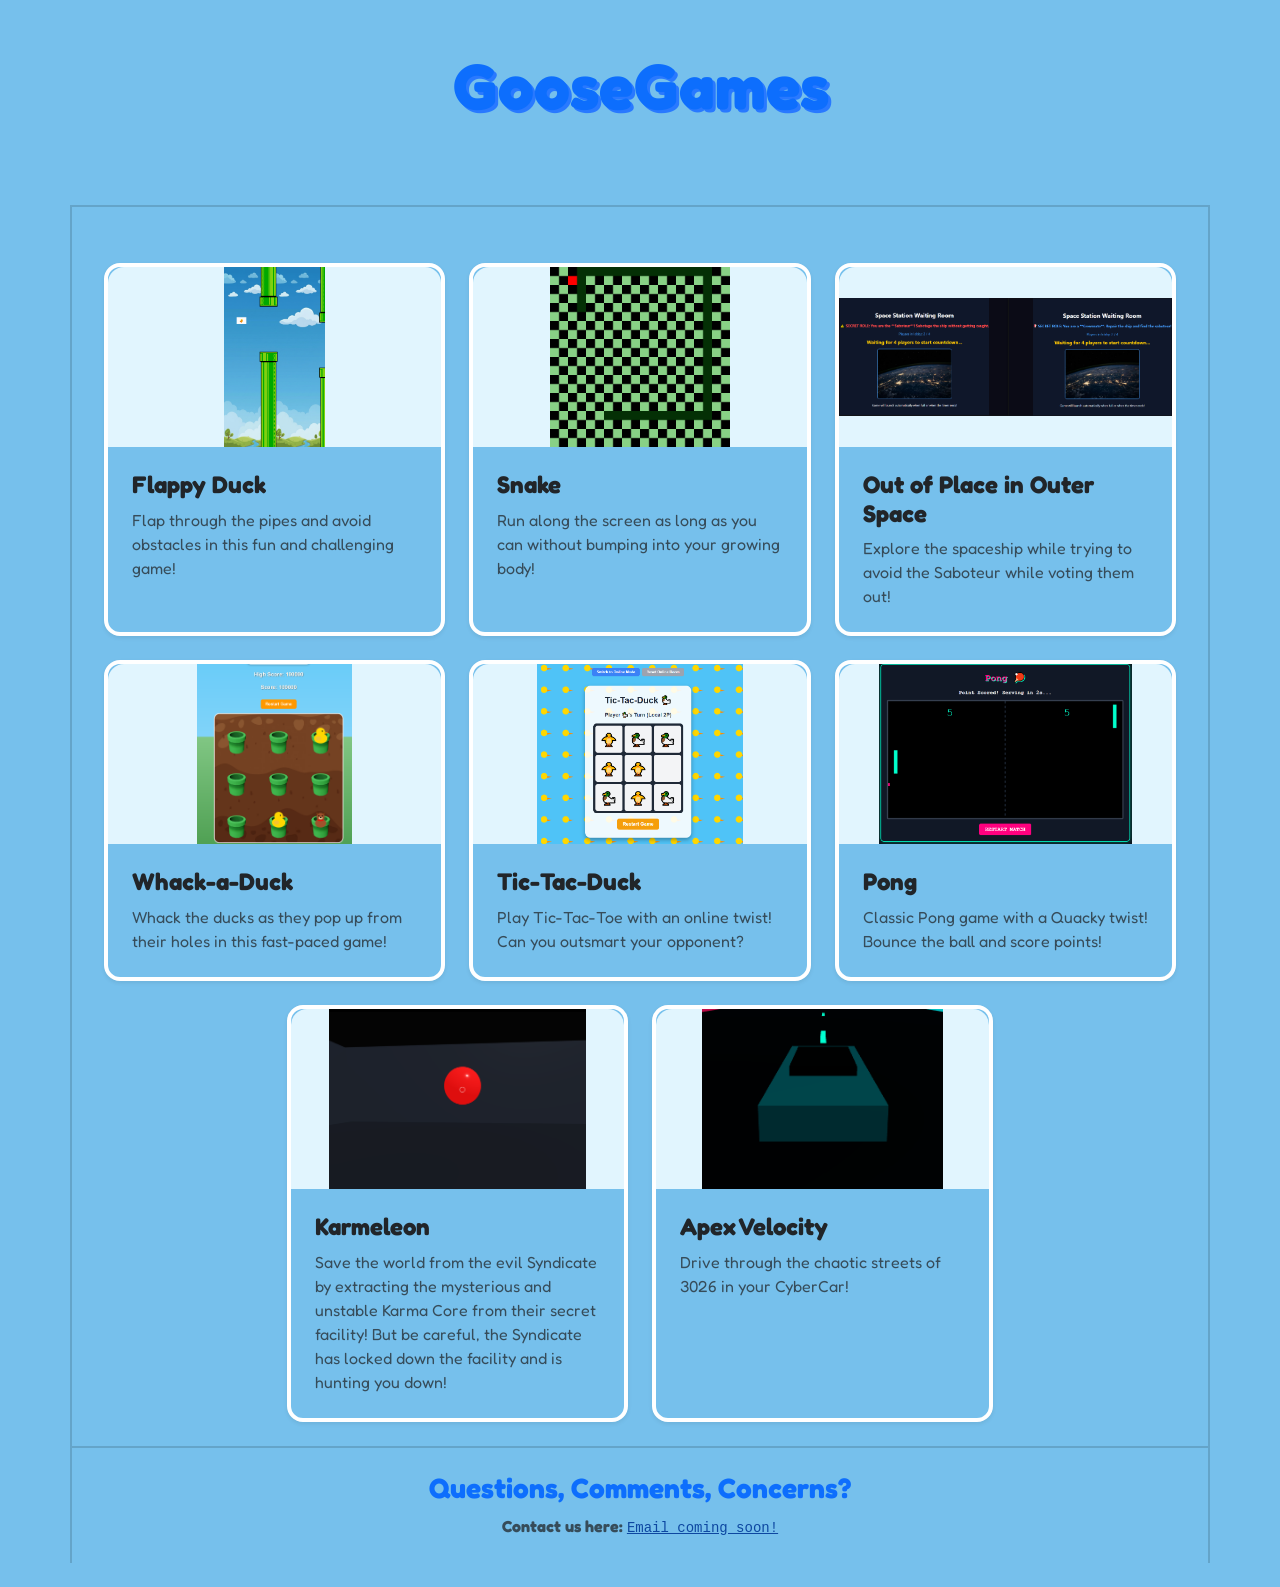
<file: index.html>
<!DOCTYPE html>
<html lang="en">
<head>
    <meta charset="UTF-8">
    <meta name="viewport" content="width=device-width, initial-scale=1.0">
    <title>GooseGames</title>
<link href="https://cdn.jsdelivr.net/npm/bootstrap@5.3.3/dist/css/bootstrap.min.css" rel="stylesheet" crossorigin="anonymous">
<script src="https://cdn.jsdelivr.net/npm/bootstrap@5.3.3/dist/js/bootstrap.bundle.min.js" crossorigin="anonymous"></script>
    <link rel="stylesheet" href="main.css">
    <link rel="icon" type="image/svg+xml" href="data:image/svg+xml;utf8,<svg xmlns='http://www.w3.org/2000/svg' viewBox='0 0 64 64'><circle cx='32' cy='32' r='30' fill='%234fc3f7' stroke='%23ffffff' stroke-width='3'/><circle cx='32' cy='34' r='16' fill='%23FFD700'/><path d='M 46 32 C 52 32, 54 35, 46 38 Z' fill='%23FF8C00'/><circle cx='38' cy='28' r='2.5' fill='%23000000'/><circle cx='39' cy='27' r='0.8' fill='%23ffffff'/></svg>">
</head>
<body class="d-flex flex-column min-vh-100">

    <!-- Header / Banner -->
    <header class="text-center py-5">
        <h1 class="display-3 fw-bold text-primary drop-shadow">GooseGames</h1>
    </header>

    <!-- Unified Frame Wrapper (Top, Left, and Right lines start here and go down to the contact line) -->
    <div class="container my-4 flex-grow-1 arcadeFrame d-flex flex-column">
        
        <!-- Main Game Grid Container -->
        <main class="my-4 flex-grow-1">
            <div class="row g-4 justify-content-center" id="gameGrid">
                <!-- Dynamic cards load here -->
            </div>
        </main>

        <!-- Footer / Contact Section (The top border here serves as the contact line where the side lines touch) -->
        <footer class="footerDivider text-center py-4 text-muted mt-auto">
            <h3 class="fw-bold text-primary">Questions, Comments, Concerns?</h3>
            <p class="mb-0 text-muted"><strong>Contact us here: </strong><code><a id="contactMail" href="#" class="text-decoration-underline">Email coming soon!</a></code></p>
        </footer>

    </div>

    <script src="main.js"></script>
</body>
</html>
</file>
<file: main.css>
/* ==========================================
   QUACKY ARCADE: CSS STYLES
   ========================================== */

@import url('https://fonts.googleapis.com/css2?family=Fredoka:wght@400;600;700&display=swap');

:root {
    --bs-body-bg: #76C0EC; /* Your custom light blue background */
}

body {
    font-family: 'Fredoka', cursive, sans-serif;
    color: #263238;
}

/* Header Text Styling */
header h1 {
    color: #ffffff !important;
    text-shadow: 3px 3px 0px #2979ff;
}

/* Footer Contact Link */
footer a#contactMail {
    color: #0d47a1 !important;
}
/* Game Image Wrapper */
.gameImageWrapper {
    width: 100%;
    height: 180px;
    background-color: #e1f5fe;
    display: flex;
    align-items: center;
    justify-content: center;
    overflow: hidden;
}

/* Placeholder for Coming Soon */
.placeholderText {
    font-size: 1.3rem;
    font-weight: 600;
    color: #0288d1;
    background: #b3e5fc;
    padding: 10px 20px;
    border-radius: 50px;
    box-shadow: inset 0 2px 5px rgba(0,0,0,0.05);
}

/* Bouncy Hover Effect for Cards */
.gameCardHover {
    transition: transform 0.2s ease, box-shadow 0.2s ease, border-color 0.2s ease;
}

.gameCardHover:hover {
    transform: translateY(-8px) scale(1.02);
    box-shadow: 0 1rem 3rem rgba(0,0,0,0.2) !important;
    border-color: #ffffff !important;
}

/* ==========================================
   LAYOUT BORDERS & DIVIDERS
   ========================================== */

/* The outer frame holding the top, left, and right lines */
.arcadeFrame {
    border-top: 2px solid rgba(0, 0, 0, 0.15);
    border-left: 2px solid rgba(0, 0, 0, 0.15);
    border-right: 2px solid rgba(0, 0, 0, 0.15);
    padding-top: 2rem;
    padding-left: 2rem;
    padding-right: 2rem;
}

/* The contact line at the top of the footer where the side lines terminate */
.footerDivider {
    border-top: 2px solid rgba(0, 0, 0, 0.15);
    width: 100%;
    margin-left: -2rem; /* Expands the line to touch the left and right borders */
    width: calc(100% + 4rem); /* Matches the wrapper padding */
}
</file>
